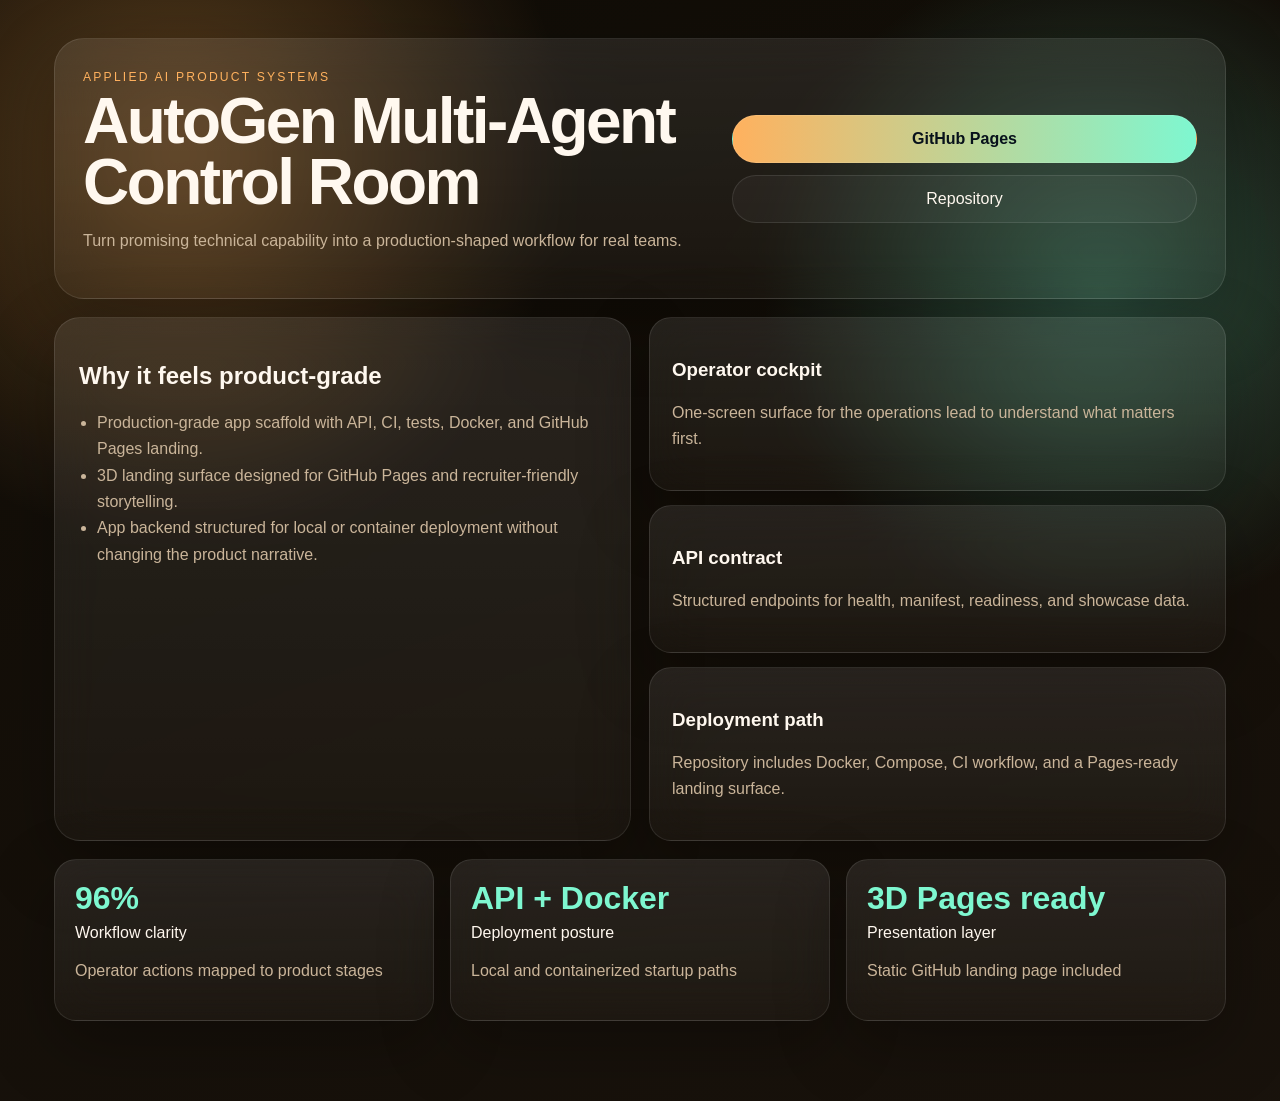
<file: docs/index.html>
<!DOCTYPE html>
<html lang="en">
<head>
  <meta charset="UTF-8" />
  <meta name="viewport" content="width=device-width, initial-scale=1.0" />
  <title>AutoGen Multi-Agent Control Room Landing</title>
  <link rel="stylesheet" href="landing.css" />
</head>
<body>
  <div class="scene" id="scene">
    <div class="backdrop"></div>
    <main class="deck">
      <section class="hero-card glass">
        <div>
          <span class="eyebrow">Applied AI product systems</span>
          <h1>AutoGen Multi-Agent Control Room</h1>
          <p>Turn promising technical capability into a production-shaped workflow for real teams.</p>
        </div>
        <nav class="cta-stack">
          <a class="cta primary" href="https://r-behera.github.io/autogen-multi-agent-control-room/">GitHub Pages</a>
          <a class="cta" href="https://github.com/R-behera/autogen-multi-agent-control-room">Repository</a>
        </nav>
      </section>
      <section class="orbit-grid">
        <div class="glass panel large">
          <h2>Why it feels product-grade</h2>
          <ul><li>Production-grade app scaffold with API, CI, tests, Docker, and GitHub Pages landing.</li><li>3D landing surface designed for GitHub Pages and recruiter-friendly storytelling.</li><li>App backend structured for local or container deployment without changing the product narrative.</li></ul>
        </div>
        <div id="cards" class="card-stack"></div>
      </section>
      <section class="metrics-row" id="metrics"></section>
    </main>
  </div>
  <script>window.PROJECT_MANIFEST = {"slug": "autogen-multi-agent-control-room", "title": "AutoGen Multi-Agent Control Room", "summary": "![Demo Screenshot](demo/screenshot.png)", "domain": "Applied AI product systems", "audience": "operations lead", "promise": "Turn promising technical capability into a production-shaped workflow for real teams.", "hero": ["Production-grade app scaffold with API, CI, tests, Docker, and GitHub Pages landing.", "3D landing surface designed for GitHub Pages and recruiter-friendly storytelling.", "App backend structured for local or container deployment without changing the product narrative."], "kpis": [{"label": "Workflow clarity", "value": "96%", "note": "Operator actions mapped to product stages"}, {"label": "Deployment posture", "value": "API + Docker", "note": "Local and containerized startup paths"}, {"label": "Presentation layer", "value": "3D Pages ready", "note": "Static GitHub landing page included"}], "stages": ["ingest", "validate", "analyze", "decide", "monitor"], "cards": [{"title": "Operator cockpit", "body": "One-screen surface for the operations lead to understand what matters first."}, {"title": "API contract", "body": "Structured endpoints for health, manifest, readiness, and showcase data."}, {"title": "Deployment path", "body": "Repository includes Docker, Compose, CI workflow, and a Pages-ready landing surface."}], "scene": "neural-ribbon", "theme": {"bg": "#0f0c07", "surface": "#1f1811", "ink": "#fff8ef", "muted": "#cab59a", "accent": "#ffb15e", "accent2": "#7ef7d0"}, "pages_url": "https://r-behera.github.io/autogen-multi-agent-control-room/", "api_examples": {"health": {"status": "ok", "project": "autogen-multi-agent-control-room"}, "readiness": {"api": "ready", "landing_page": "docs/index.html", "container": "Dockerfile present"}, "signals": [{"name": "Decision coverage", "status": "strong", "detail": "App and landing narrative aligned"}, {"name": "Operator context", "status": "strong", "detail": "Primary user anchored as operations lead"}, {"name": "Delivery path", "status": "ready", "detail": "Pages + containerized app scaffold generated"}]}};</script>
  <script src="landing.js"></script>
</body>
</html>
</file>
<file: docs/landing.css>
:root{--bg:#0f0c07;--surface:#1f1811;--ink:#fff8ef;--muted:#cab59a;--accent:#ffb15e;--accent2:#7ef7d0;--rx:0deg;--ry:0deg;}*{box-sizing:border-box}html,body{margin:0;min-height:100%;font-family:Inter,Segoe UI,sans-serif;background:var(--bg);color:var(--ink)}.scene{min-height:100vh;overflow:hidden;position:relative;transform-style:preserve-3d;perspective:1600px}.backdrop{position:absolute;inset:-10%;background:radial-gradient(circle at 20% 20%,color-mix(in srgb,var(--accent) 30%, transparent),transparent 24%),radial-gradient(circle at 80% 30%,color-mix(in srgb,var(--accent2) 28%, transparent),transparent 22%),linear-gradient(160deg,var(--bg),color-mix(in srgb,var(--surface) 78%, black));filter:saturate(1.15)}.deck{position:relative;z-index:2;max-width:1220px;margin:0 auto;padding:38px 24px 80px;transform:rotateX(var(--rx)) rotateY(var(--ry));transition:transform .12s ease-out}.glass{background:linear-gradient(180deg,rgba(255,255,255,.09),rgba(255,255,255,.03));border:1px solid rgba(255,255,255,.1);backdrop-filter:blur(22px);box-shadow:0 24px 70px rgba(0,0,0,.28)}.hero-card{display:grid;grid-template-columns:1.15fr .85fr;gap:20px;padding:28px;border-radius:30px;margin-bottom:18px}.eyebrow{letter-spacing:.18em;text-transform:uppercase;font-size:.76rem;color:var(--accent)}h1{font-size:clamp(2.4rem,5vw,4.8rem);line-height:.94;margin:.4rem 0 1rem;letter-spacing:-.04em}p,li{color:var(--muted);line-height:1.65}.cta-stack{display:flex;flex-direction:column;justify-content:center;gap:12px}.cta{display:inline-flex;justify-content:center;padding:14px 18px;border-radius:999px;text-decoration:none;color:var(--ink);border:1px solid rgba(255,255,255,.1);background:rgba(255,255,255,.04)}.primary{background:linear-gradient(90deg,var(--accent),var(--accent2));color:#07111b;font-weight:700}.orbit-grid{display:grid;grid-template-columns:1fr 1fr;gap:18px;margin-bottom:18px}.panel.large{padding:24px;border-radius:26px}.card-stack{display:grid;gap:14px}.flip{padding:22px;border-radius:22px;transform:translateZ(var(--z))}.metrics-row{display:grid;grid-template-columns:repeat(3,minmax(0,1fr));gap:16px}.metric{padding:20px;border-radius:22px}.metric strong{display:block;font-size:2rem;color:var(--accent2);margin-bottom:.4rem}ul{padding-left:18px;margin:14px 0 0}@media(max-width:980px){.hero-card,.orbit-grid,.metrics-row{grid-template-columns:1fr}.deck{padding:22px 16px 60px}}
</file>
